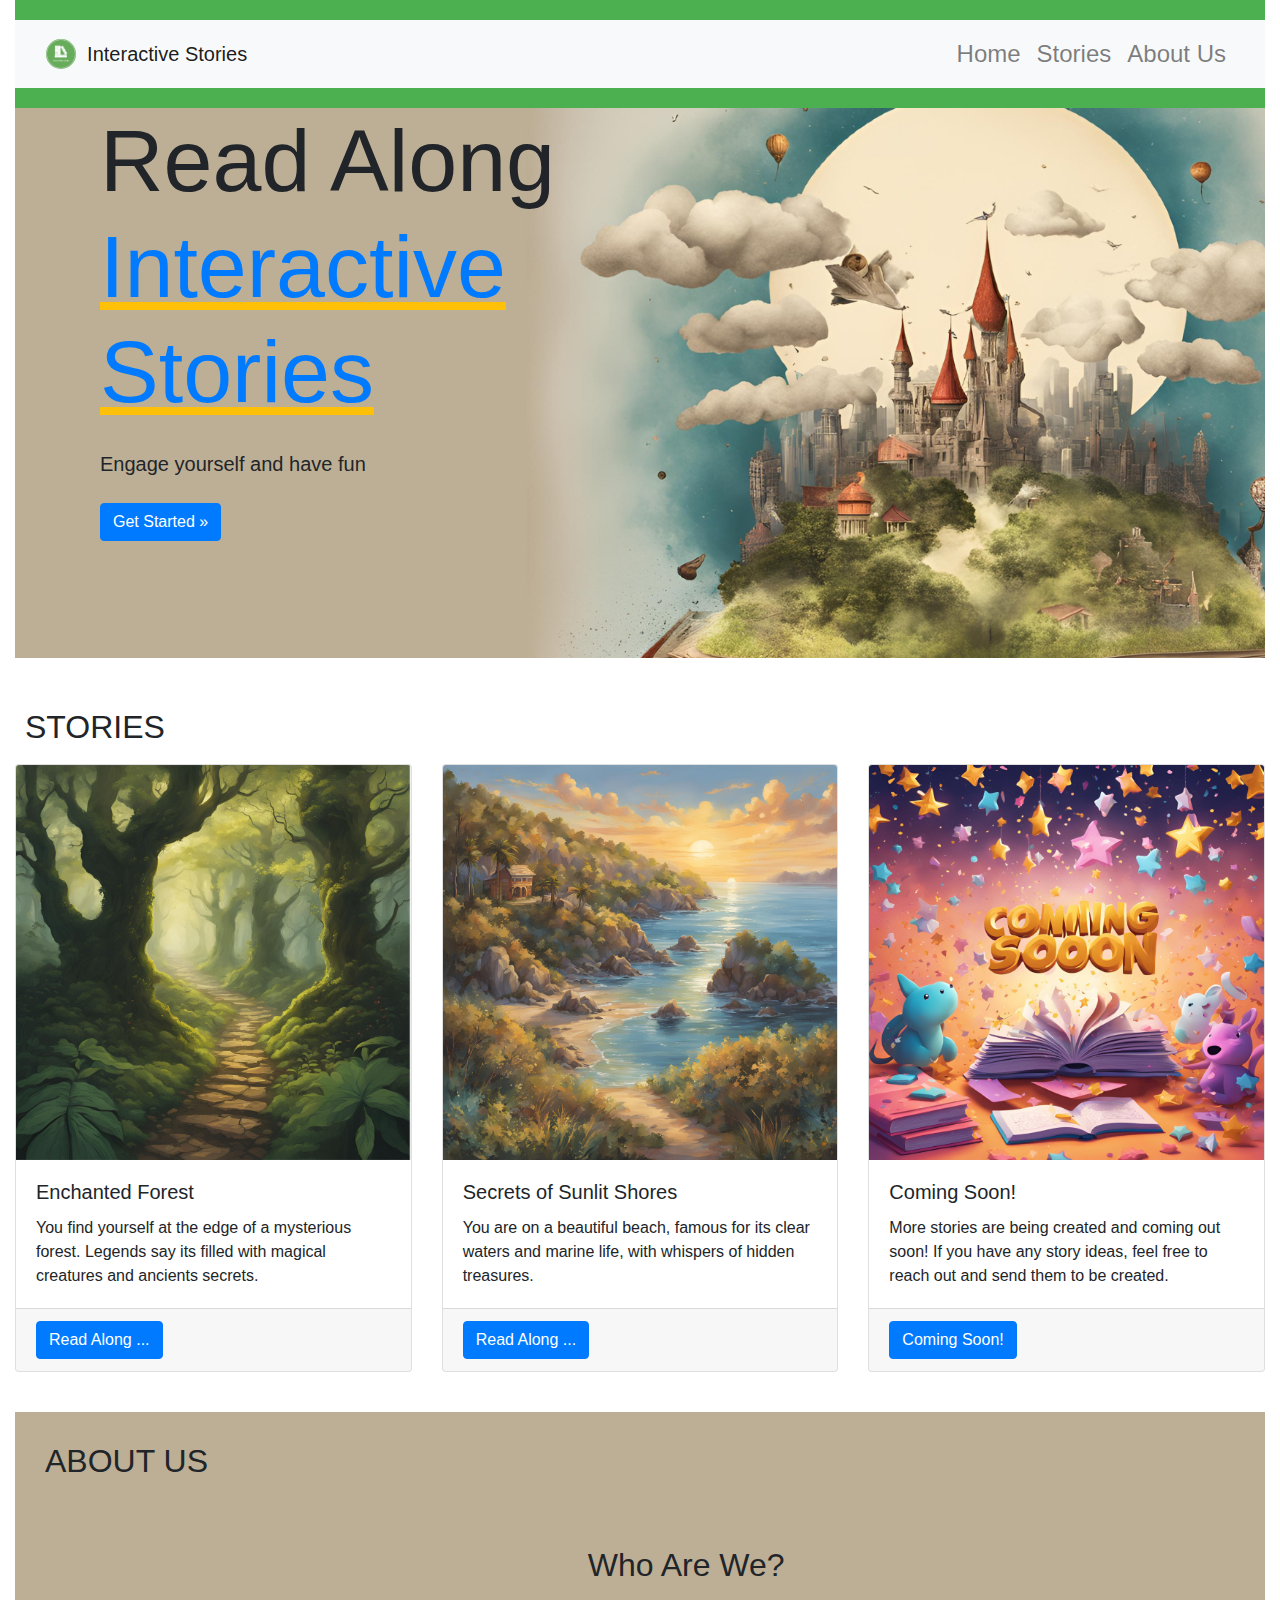
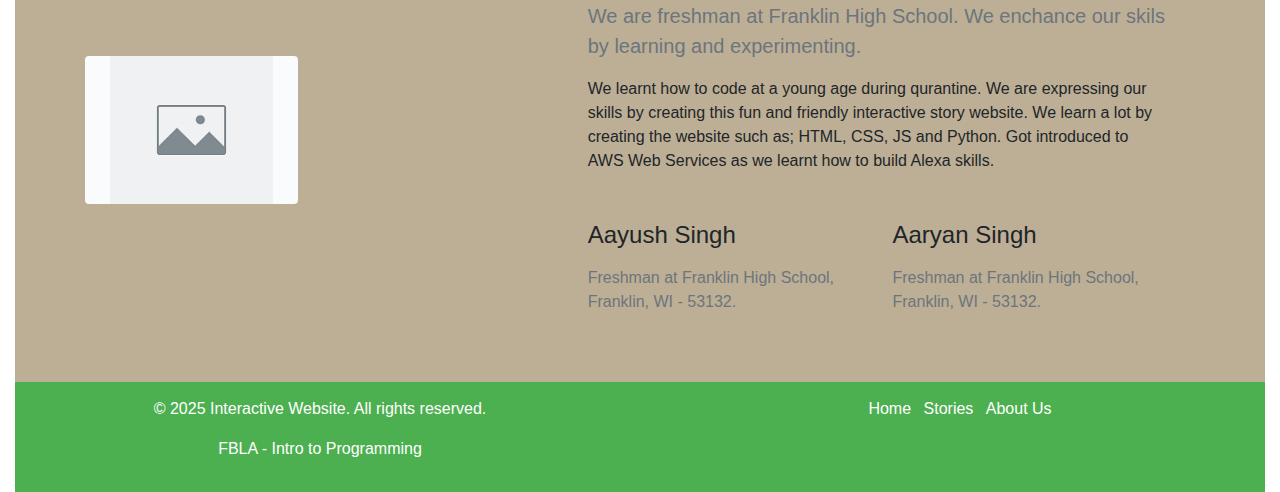
<file: index.html>
<!DOCTYPE html>
<html lang="en">
    <head>
        <meta charset="UTF-8">
        <meta name="description" content="Interactive Stories">
        <meta name="keywords" content="HTML, CSS, JavaScript">
        <meta name="author" content="Aayush Singh Aaryan Singh">
        <meta name="viewport" content="width=device-width, initial-scale=1.0">
        <title>Interactive Stories - Read Along</title>
        <link rel="icon" type="image/x-icon" href="images/favicon.ico">
        <link rel="stylesheet" href="https://cdn.jsdelivr.net/npm/bootstrap@4.0.0/dist/css/bootstrap.min.css" integrity="sha384-Gn5384xqQ1aoWXA+058RXPxPg6fy4IWvTNh0E263XmFcJlSAwiGgFAW/dAiS6JXm" crossorigin="anonymous">
        <link rel="stylesheet" href="css/style.css">
        <script src="js/script.js" type="text/javascript"></script>
    </head>
    <body>
        <div class="container-fluid">
            <!-- Header for Navbar -->
            <div w3-include-HTML="header.html"></div>

            <!-- Hero section image -->
            <section class="bgimage">
                <div class="container">
                  <div class="row">
                    <div class="col-lg-12 col-md-12 col-sm-12 col-xs-12">
                        <div class="container">
                            <div class="row d-flex align-items-center">
                            <div class=" col-xxl-5  col-xl-6 col-lg-6 col-12">
                                <div>
                                    <h1 class="display-2 fw-bold mb-4">Read Along <u class="text-warning"><span class="text-primary">Interactive Stories</span></u></h1>
                                    <p class="lead mb-4"> Engage yourself and have fun</p>
                                </div>
                                <p><a href="#story" class="btn btn-primary btn-large">Get Started »</a></p>
                            </div>
                        </div>
                    </div>
                  </div>
                </div>
            </section>

            <p>&nbsp;</p>
            <!-- Story Section has bootstrap cards limited to 3-->
            <div w3-include-HTML="story.html"></div>
            <!-- Add extra space to show gap -->
            <p>&nbsp;</p>
            <!-- About Us Section -->
            <div w3-include-HTML="aboutus.html"></div>
            <!-- Footer Section -->
            <div w3-include-HTML="footer.html"></div>
    </div>
        <script>
            includeHTML();
        </script>
        <script src="https://code.jquery.com/jquery-3.2.1.slim.min.js" integrity="sha384-KJ3o2DKtIkvYIK3UENzmM7KCkRr/rE9/Qpg6aAZGJwFDMVNA/GpGFF93hXpG5KkN" crossorigin="anonymous"></script>
        <script src="https://cdn.jsdelivr.net/npm/popper.js@1.12.9/dist/umd/popper.min.js" integrity="sha384-ApNbgh9B+Y1QKtv3Rn7W3mgPxhU9K/ScQsAP7hUibX39j7fakFPskvXusvfa0b4Q" crossorigin="anonymous"></script>
        <script src="https://cdn.jsdelivr.net/npm/bootstrap@4.0.0/dist/js/bootstrap.min.js" integrity="sha384-JZR6Spejh4U02d8jOt6vLEHfe/JQGiRRSQQxSfFWpi1MquVdAyjUar5+76PVCmYl" crossorigin="anonymous"></script>
    </body>
</html>
</file>
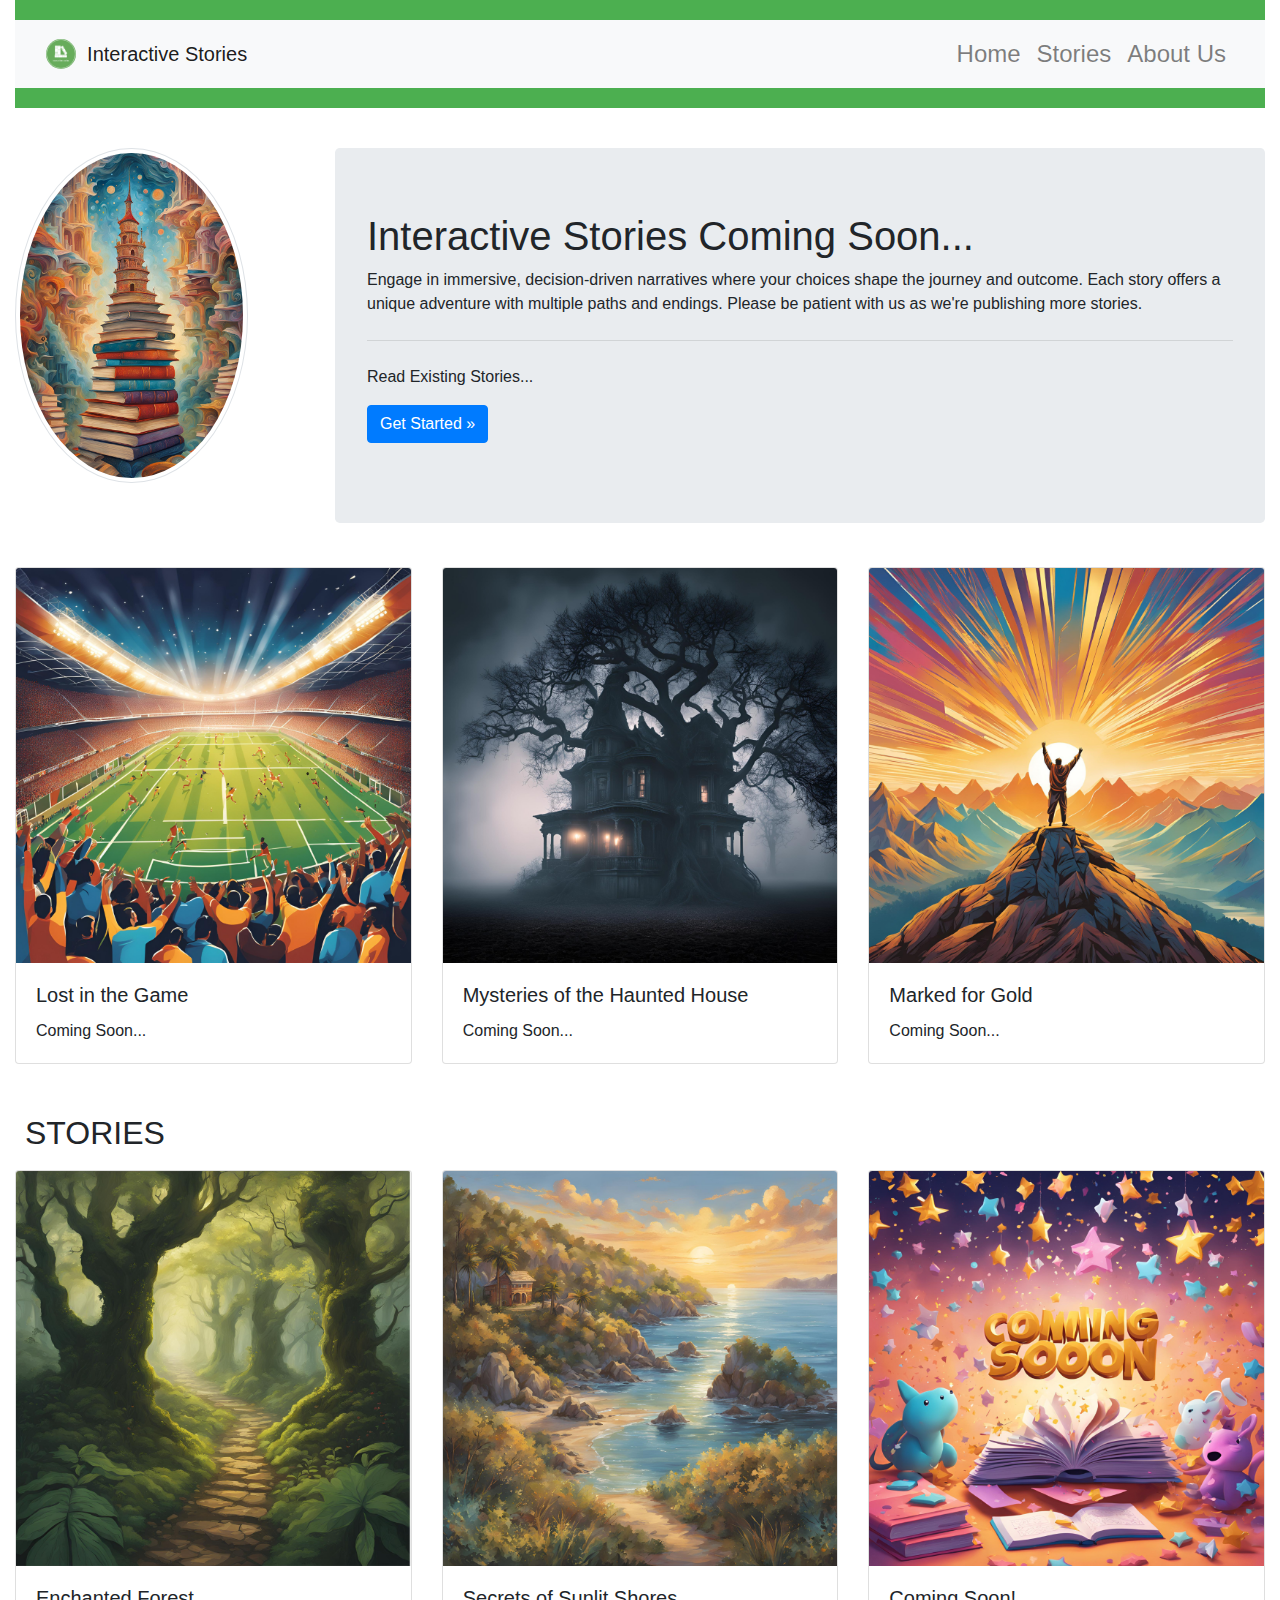
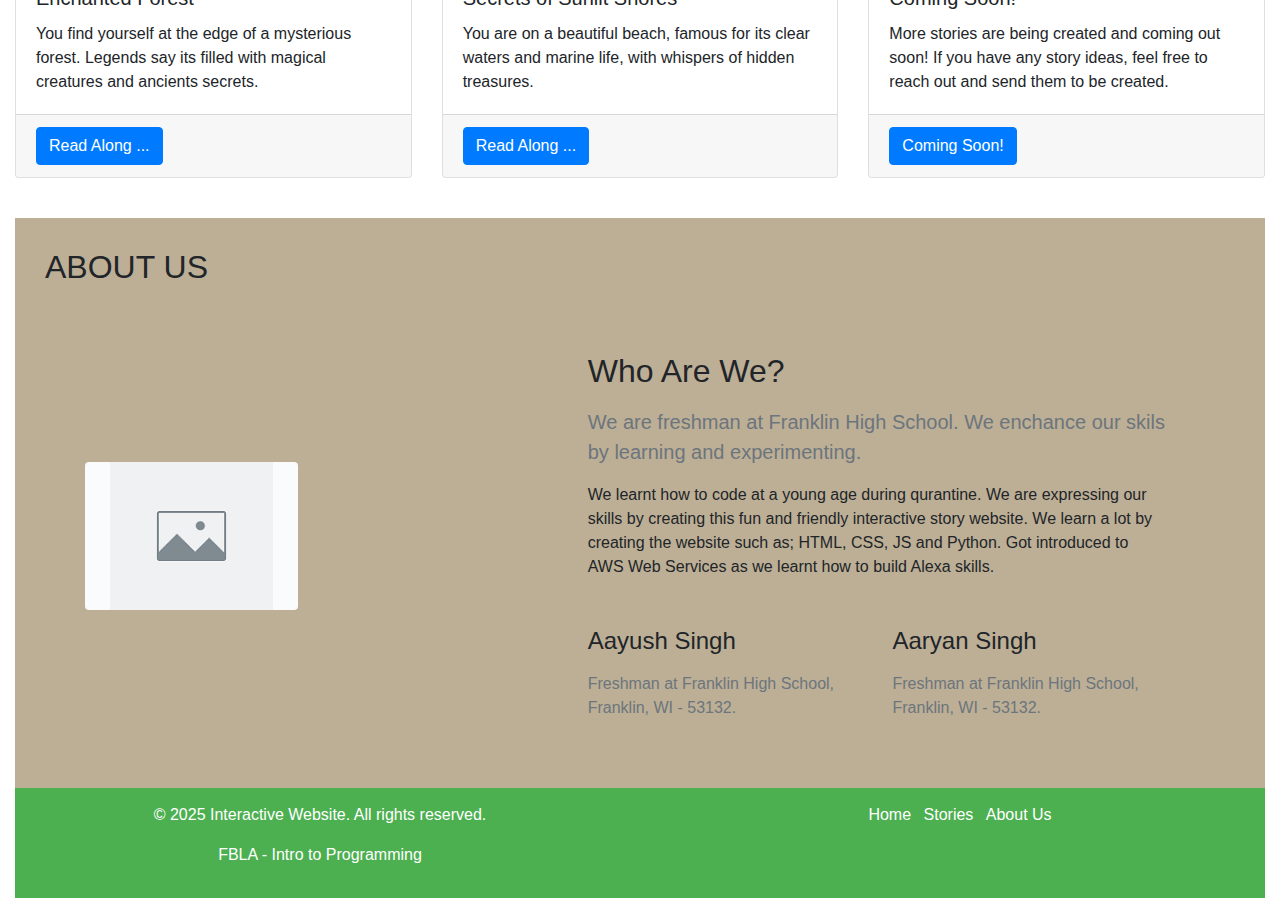
<file: comingsoon.html>
<!DOCTYPE html>
<html lang="en">
    <head>
        <meta charset="UTF-8">
        <meta name="description" content="Interactive Stories">
        <meta name="keywords" content="HTML, CSS, JavaScript">
        <meta name="author" content="Aayush Singh Aaryan Singh">
        <meta name="viewport" content="width=device-width, initial-scale=1.0">
        <title>Interactive Stories - Coming Soon</title>
        <link rel="icon" type="image/x-icon" href="images/favicon.ico">
        <link rel="stylesheet" href="https://cdn.jsdelivr.net/npm/bootstrap@4.0.0/dist/css/bootstrap.min.css" integrity="sha384-Gn5384xqQ1aoWXA+058RXPxPg6fy4IWvTNh0E263XmFcJlSAwiGgFAW/dAiS6JXm" crossorigin="anonymous">
        <link rel="stylesheet" href="css/style.css">
        <script src="js/script.js"></script>
    </head>
    <body>
        <!-- Header for Navbar -->
        <div class="container-fluid">
            <div w3-include-HTML="header.html"></div>
            <p>&nbsp;</p>
            <!-- Coming Soon Banner -->
            <div id="comingbanner">
                <div class="row"> 
                    <div class="col-3 d-none d-lg-block"> 
                        <img src="images/comingsoonbanner.png" class="img-thumbnail img-responsive rounded-circle" style="height: 80%;" alt="Coming Soon">
                    </div> 
                    <div class="col-md-12 col-sm-12 col-lg-9"> 
                        <div class="jumbotron">
                            <h1>Interactive Stories Coming Soon...</h1>
                            <p>Engage in immersive, decision-driven narratives where your choices shape the journey and outcome. 
                                Each story offers a unique adventure with multiple paths and endings. Please be patient with us as we're publishing more stories.
                                <hr class="my-4">
                                <p>Read Existing Stories...</p>
                                <a href="#story" class="btn btn-primary btn-large">Get Started »</a>
                            </p>
                        </div>
                    </div> 
                </div>
            </div>
            <!-- More Stories - Coming Soon Page -->
            <div id="comingsoon">
                <div class="card-deck">
                    <div class="card">
                        <img src="images/comingsoongame.png" class="card-img-top" alt="Lost in the Game">
                        <div class="card-body">
                            <h5 class="card-title">Lost in the Game</h5>
                            <p class="card-text">Coming Soon...</p>
                        </div>
                    </div>
                    <div class="card">
                        <img src="images/comingsoonhaunted.png" class="card-img-top" alt="Mysteries of the Haunted House">
                        <div class="card-body">
                            <h5 class="card-title">Mysteries of the Haunted House</h5>
                            <p class="card-text">Coming Soon...</p>
                        </div>
                    </div>
                    <div class="card">
                        <img src="images/comingsoongold.png" class="card-img-top" alt="Marked for Gold">
                        <div class="card-body">
                            <h5 class="card-title">Marked for Gold</h5>
                            <p class="card-text">Coming Soon...</p>
                        </div>
                    </div>
                </div>
            </div>
            <!-- Story Section has bootstrap cards limited to 3-->
            <p>&nbsp;</p>
            <div w3-include-HTML="story.html"></div>
            <p>&nbsp;</p>
            <!-- About Us -->
            <div w3-include-HTML="aboutus.html"></div>
            <!-- Footer Section -->
            <div w3-include-HTML="footer.html"></div>
        </div>

        <script>
            includeHTML();
        </script>
        <script src="https://code.jquery.com/jquery-3.2.1.slim.min.js" integrity="sha384-KJ3o2DKtIkvYIK3UENzmM7KCkRr/rE9/Qpg6aAZGJwFDMVNA/GpGFF93hXpG5KkN" crossorigin="anonymous"></script>
        <script src="https://cdn.jsdelivr.net/npm/popper.js@1.12.9/dist/umd/popper.min.js" integrity="sha384-ApNbgh9B+Y1QKtv3Rn7W3mgPxhU9K/ScQsAP7hUibX39j7fakFPskvXusvfa0b4Q" crossorigin="anonymous"></script>
        <script src="https://cdn.jsdelivr.net/npm/bootstrap@4.0.0/dist/js/bootstrap.min.js" integrity="sha384-JZR6Spejh4U02d8jOt6vLEHfe/JQGiRRSQQxSfFWpi1MquVdAyjUar5+76PVCmYl" crossorigin="anonymous"></script>
    </body>
</html>
</file>
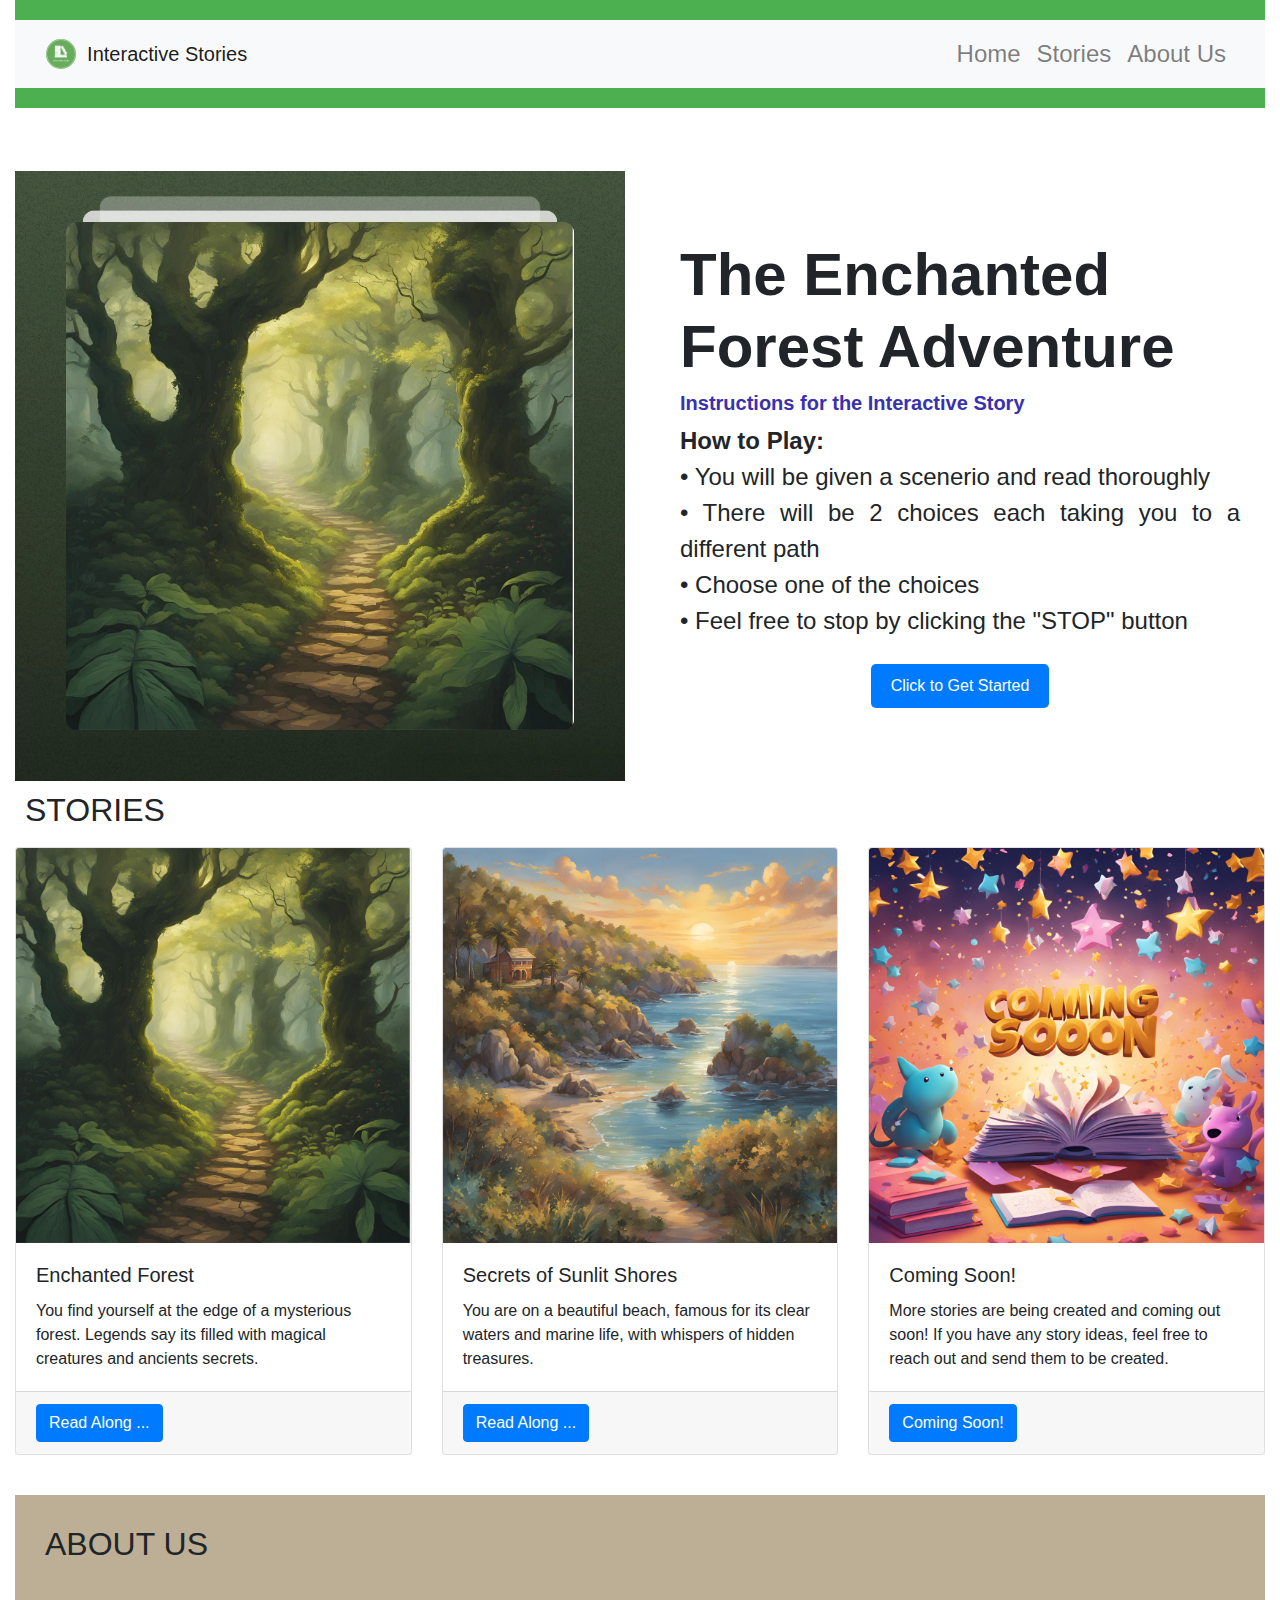
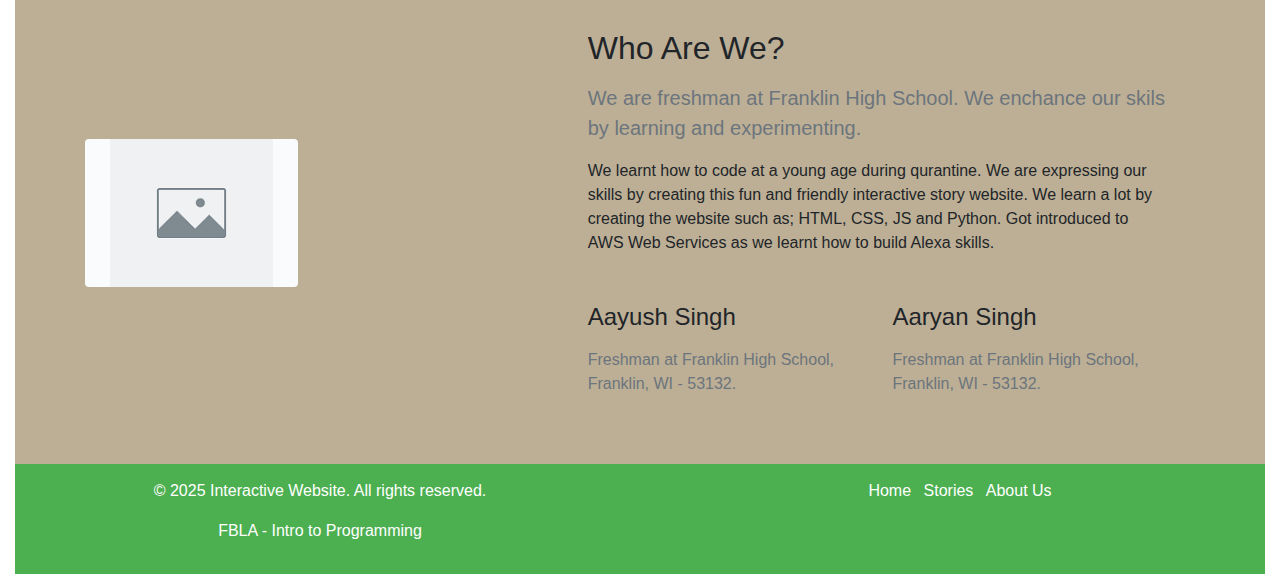
<file: enchantedstory.html>
<!-- Enchanted Story Page -->
<!DOCTYPE html>
<html lang="en">
    <head>
        <meta charset="UTF-8">
        <meta name="description" content="Interactive Stories">
        <meta name="keywords" content="HTML, CSS, JavaScript">
        <meta name="author" content="Aayush Singh Aaryan Singh">
        <meta name="viewport" content="width=device-width, initial-scale=1.0">
        <link rel="icon" type="image/x-icon" href="images/favicon.ico">
        <title>Interactive Stories - Enchanted Forest</title>
        <link rel="stylesheet" href="https://cdn.jsdelivr.net/npm/bootstrap@4.0.0/dist/css/bootstrap.min.css" integrity="sha384-Gn5384xqQ1aoWXA+058RXPxPg6fy4IWvTNh0E263XmFcJlSAwiGgFAW/dAiS6JXm" crossorigin="anonymous">
        <link rel="stylesheet" href="css/style.css">
        <script src="js/script.js"></script>
    </head>
    <body>
        <div class="container-fluid">
            <!-- Header for Navbar -->
            <div w3-include-HTML="header.html"></div>
            <!-- Hero section inner image -->
            <div class="how-section1">
                <div class="row">
                    <div class="col-md-6 how-img">
                        <img src="images/enchantedimginner.png" class="img-fluid" alt="Enchanted Forest"/>
                    </div>
                    <div  id="story-container" class="col-md-6">
                        <h1 class="display-2 fs-1">The Enchanted Forest Adventure</h1>
                        <h4 id="headingblue" class="subheading">Instructions for the Interactive Story</h4>
                        <p id="story-text" class="text-justify"><strong> How to Play: <br></strong> • You will be given a scenerio and read thoroughly <br> 
                            • There will be 2 choices each taking you to a    different path <br> 
                            • Choose one of the choices <br> • Feel free to stop by clicking the "STOP" button
                        </p>
                        <!-- Choices For the Story -->
                        <div id="choices">
                            <button onclick="makeChoice('begin')">Click to Get Started</button>
                        </div>
                    </div> 
                </div>
            </div>

            <!-- Story Section has bootstrap cards limited to 3-->
            <div w3-include-HTML="story.html"></div>
            <!-- Adding space between section -->
            <p>&nbsp;</p>
            <!-- About Us Section -->
            <div w3-include-HTML="aboutus.html"></div>
            <!-- Footer Section -->
            <div w3-include-HTML="footer.html"></div>
        </div>
        <script>
            includeHTML();
        </script>
        <script src="js/story.js"></script>
        <script src="https://code.jquery.com/jquery-3.2.1.slim.min.js" integrity="sha384-KJ3o2DKtIkvYIK3UENzmM7KCkRr/rE9/Qpg6aAZGJwFDMVNA/GpGFF93hXpG5KkN" crossorigin="anonymous"></script>
        <script src="https://cdn.jsdelivr.net/npm/popper.js@1.12.9/dist/umd/popper.min.js" integrity="sha384-ApNbgh9B+Y1QKtv3Rn7W3mgPxhU9K/ScQsAP7hUibX39j7fakFPskvXusvfa0b4Q" crossorigin="anonymous"></script>
        <script src="https://cdn.jsdelivr.net/npm/bootstrap@4.0.0/dist/js/bootstrap.min.js" integrity="sha384-JZR6Spejh4U02d8jOt6vLEHfe/JQGiRRSQQxSfFWpi1MquVdAyjUar5+76PVCmYl" crossorigin="anonymous"></script>
    </body>
</html>
</file>
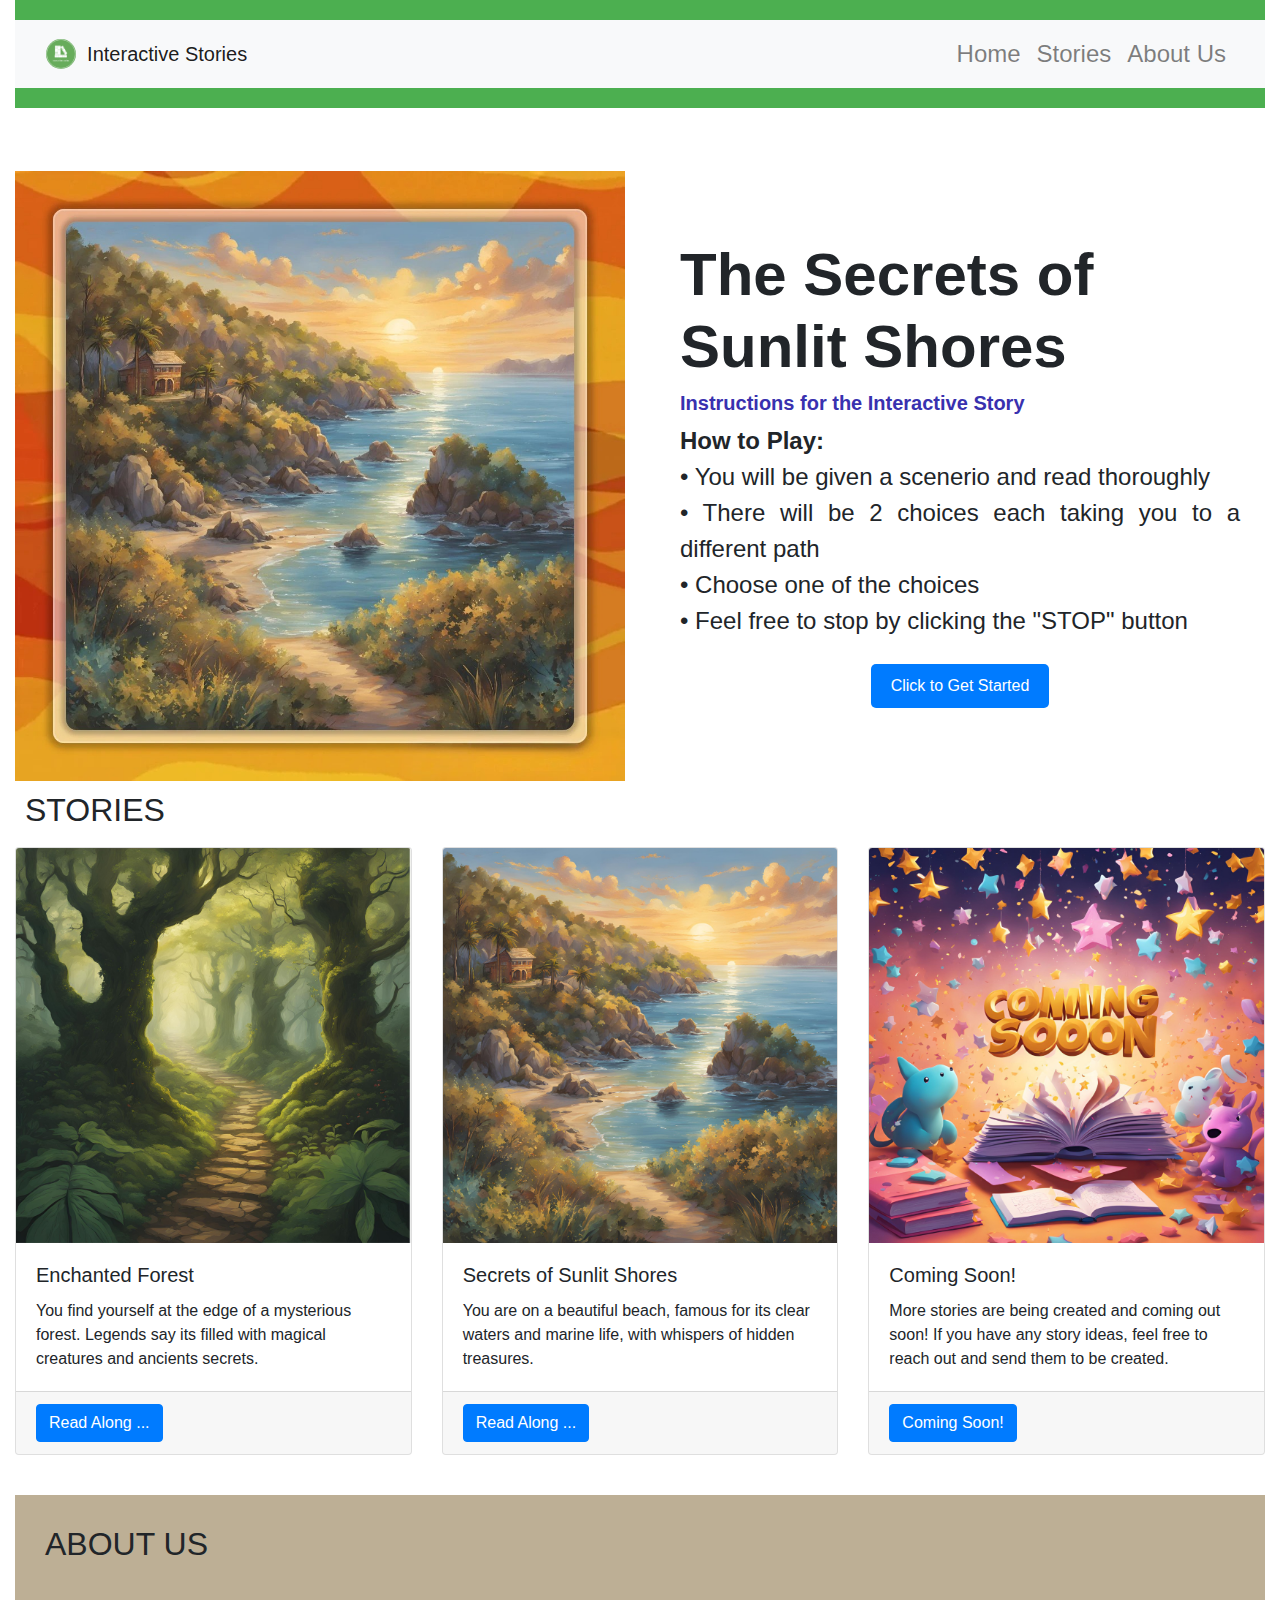
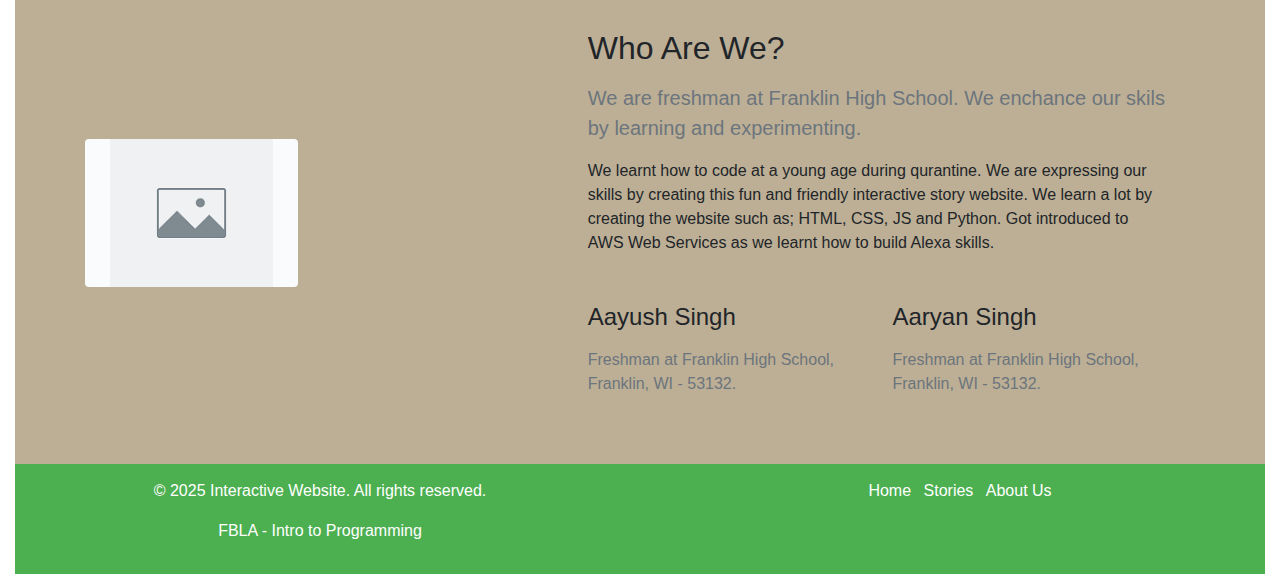
<file: sunlitshore.html>
<!DOCTYPE html>
<html lang="en">
    <head>
        <meta charset="UTF-8">
        <meta name="description" content="Interactive Stories">
        <meta name="keywords" content="HTML, CSS, JavaScript story">
        <meta name="author" content="Aayush Singh Aaryan Singh">
        <meta name="viewport" content="width=device-width, initial-scale=1.0">
        <title>Interactive Stories - Secrets of Sunlit Shores</title>
        <link rel="icon" type="image/x-icon" href="images/favicon.ico">
        <link rel="stylesheet" href="https://cdn.jsdelivr.net/npm/bootstrap@4.0.0/dist/css/bootstrap.min.css" integrity="sha384-Gn5384xqQ1aoWXA+058RXPxPg6fy4IWvTNh0E263XmFcJlSAwiGgFAW/dAiS6JXm" crossorigin="anonymous">
        <link rel="stylesheet" href="css/style.css">
        <script src="js/script.js"></script>
    </head>
    <body>
        <div class="container-fluid">
            <!-- Header for Navbar -->
            <div w3-include-HTML="header.html"></div>

            <!-- Hero section inner image -->
            <div class="how-section1">
                <div class="row">
                    <div class="col-md-6 how-img">
                        <img src="images/sunlitshoreinner.png" class="img-fluid" alt="Enchanted Forest"/>
                    </div>
                    <div  id="story-container" class="col-md-6">
                        <h1 class="display-2 fs-1">The Secrets of Sunlit Shores</h1>
                        <h4 id="headingblue" class="subheading">Instructions for the Interactive Story</h4>
                        <p id="story-text" class="text-justify"><strong> How to Play: <br></strong> • You will be given a scenerio and read thoroughly <br> 
                            • There will be 2 choices each taking you to a    different path <br> 
                            • Choose one of the choices <br> • Feel free to stop by clicking the "STOP" button
                        </p>
                        <!-- Choices For the Story -->
                        <div id="choices">
                            <button onclick="makeChoice('begin')">Click to Get Started</button>
                        </div>
                    </div>
                    
                </div>
            </div>

            <!-- Story Section has bootstrap cards limited to 3-->
            <div w3-include-HTML="story.html"></div>
            <!-- Add extra space to show gap -->
            <p>&nbsp;</p>
            <!-- About Us Section -->
            <div w3-include-HTML="aboutus.html"></div>
            <!-- Footer Section -->
            <div w3-include-HTML="footer.html"></div>
        </div>
        <script>
            includeHTML();
        </script>
        <script src="js/sunlitshores.js"></script>
        <script src="https://code.jquery.com/jquery-3.2.1.slim.min.js" integrity="sha384-KJ3o2DKtIkvYIK3UENzmM7KCkRr/rE9/Qpg6aAZGJwFDMVNA/GpGFF93hXpG5KkN" crossorigin="anonymous"></script>
        <script src="https://cdn.jsdelivr.net/npm/popper.js@1.12.9/dist/umd/popper.min.js" integrity="sha384-ApNbgh9B+Y1QKtv3Rn7W3mgPxhU9K/ScQsAP7hUibX39j7fakFPskvXusvfa0b4Q" crossorigin="anonymous"></script>
        <script src="https://cdn.jsdelivr.net/npm/bootstrap@4.0.0/dist/js/bootstrap.min.js" integrity="sha384-JZR6Spejh4U02d8jOt6vLEHfe/JQGiRRSQQxSfFWpi1MquVdAyjUar5+76PVCmYl" crossorigin="anonymous"></script>
    </body>
</html>
</file>
<file: css/style.css>
/* Navbar menu font size */
.navbar-nav .nav-link {
    font-size: 1.5rem;
}

/* Header Color */
header {
    background: #4CAF50;
    color: #fff;
    padding: 20px 0;
    text-align: center;
}

/* Header Text with Padding */
.headings {
    text-align: left;
    padding: 10px;
}

/* Footer background and text color  */
footer {
    background: #4CAF50;
    color: white;
    text-align: center;
    padding: 15px 0;
}

/* Hero Img - Size and Format */
.bgimage {
    width:100%;
    height:550px;
    background: url("../images/heroimg.png");
    background-repeat: no-repeat;
    background-position: center;
    background-size:cover;
    background-attachment: fixed;
  }

/* About us bg color with padding */
.aboutus {
    padding: 20px;
    background-color: #bdaf95;
  }

/* Display Stories */
/* Overwriting the Bootstrap CSS */
.how-section1{
    margin-top:-15%;
    padding-top: 10%;
}

.how-section1 h1{
    font-weight: bold;
    font-size: 60px;
}

.how-section1 h4{
    color: #ffa500;
    font-weight: bold;
    font-size: 30px;
}

.how-section1 h2{
    color: #3931af;
    font-weight: bold;
    font-size: 50px;
}

.how-section1 .subheading{
    color: #3931af;
    font-size: 20px;
}
.how-section1 .row
{
    margin-top: 10%;
}
.how-img 
{
    text-align: center;
}

.how-img img{
    width: auto;
}

.how-section1 p {
    font-size: 1.5rem;
}

#story-container {
    max-width: 600px;
    margin: auto;
    padding: 20px;
    border-radius: 10px;
    background-color: #ffffff;
}

#choices {
    margin-top: 20px;
    text-align: center;
}

/* Button Size and Color */
button {
    margin: 5px;
    padding: 10px 20px;
    font-size: 16px;
    cursor: pointer;
    border: none;
    border-radius: 5px;
    background-color: #007bff;
    color: white;
}

/* Button Hover turn orange */
button:hover {
    background-color: orange;
}

/* Responsive font sizes for display-2 */
@media (max-width: 1200px) {
    .display-2 {
        font-size: 3rem;
    }
    .how-section1 p {
        font-size: 1.5px;
    }
}

@media (max-width: 992px) {
    .display-2 {
        font-size: 2.5rem;
    }
    .how-section1 p {
        font-size: 1.5rem;
    }
}

@media (max-width: 768px) {
    .display-2 {
        font-size: 2rem;
    }
    .how-section1 p {
        font-size: 1.5rem;
    }
    .how-img img{
        width: 50%;
    }
}

@media (max-width: 576px) {
    .display-2 {
        font-size: 3rem;
    }
    .how-section1 p {
        font-size: 1rem;
    }
    .how-img img{
        width: 50%;
    }
}
</file>
